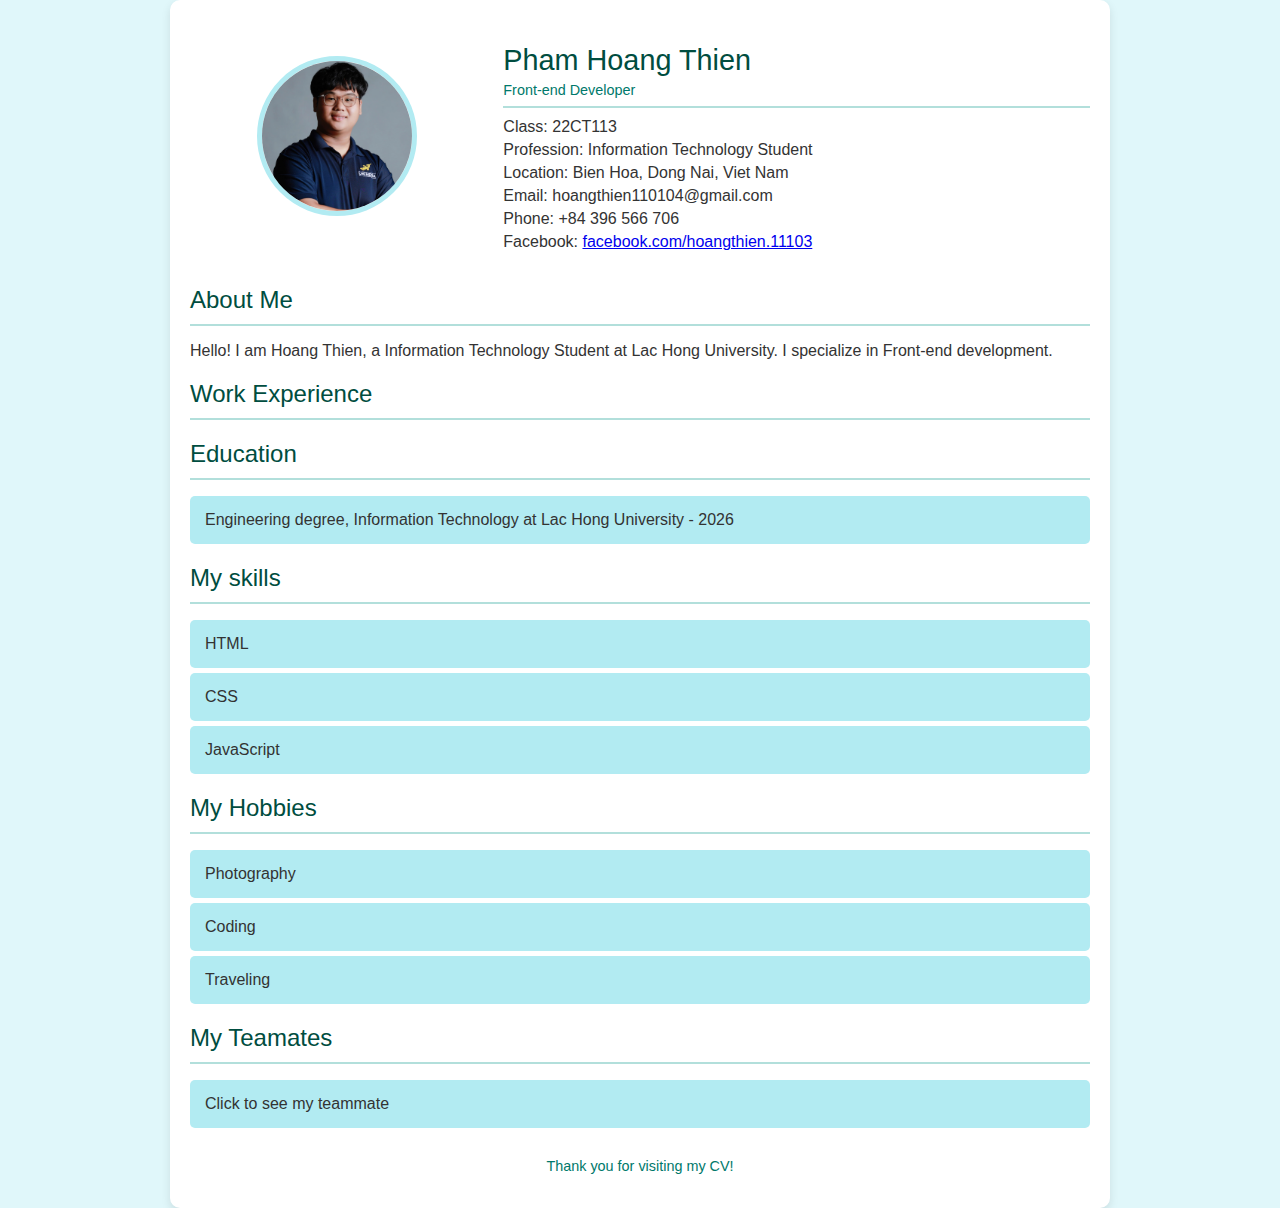
<file: index.html>
<!DOCTYPE html>
<html lang="en">
<head>
    <meta charset="UTF-8">
    <meta name="viewport" content="width=device-width, initial-scale=1.0">
    <title>My CV</title>
    <link rel="stylesheet" href="styles.css">
</head>
<body>
    <div class="container">
        <!-- <header>
            <h1>My CV</h1>
        </header> -->

        <section class="profile">
            <div class="photo">
                <img src="assets/crop.jpg" alt="Your Photo">
            </div>
            <div class="basic-info">
                <h2 class="no-border">Pham Hoang Thien</h2>
                <p class="role">Front-end Developer</p>
                <p>Class: 22CT113</p>
                <p>Profession: Information Technology Student</p>
                <p>Location: Bien Hoa, Dong Nai, Viet Nam</p>
                <p>Email: <span id="email">hoangthien110104@gmail.com</span></p>
                <p>Phone: <span id="phone">+84 396 566 706</span></p>
                <p>Facebook: <a href="https://www.facebook.com/hoangthien.11103/" target="_blank">facebook.com/hoangthien.11103</a></p>
            </div>
        </section>

        <section class="about-me">
            <h2>About Me</h2>
            <p id="introduction">Hello! I am Hoang Thien, a Information Technology Student at Lac Hong University. I specialize in Front-end development. </p>
        </section>

        <section class="experience">
            <h2>Work Experience</h2>
            <!-- <ul>
                <li>Job Title at Company Name - Dates</li>
                <li>Job Title at Company Name - Dates</li>
                <li>Job Title at Company Name - Dates</li>
            </ul> -->
        </section>

        <section class="education">
            <h2>Education</h2>
            <ul>
                <li>Engineering degree, Information Technology at Lac Hong University - 2026</li>
            </ul>
        </section>

        <section class="skills">
            <h2>My skills</h2>
            <ul>
                <li id="skill1">HTML</li>
                <li id="skill2">CSS</li>
                <li id="skill3">JavaScript</li>    
            </ul>
        </section>

        <section class="hobbies">
            <h2>My Hobbies</h2>
            <ul>
                <li id="hobby1">Hobby 1</li>
                <li id="hobby2">Hobby 2</li>
                <li id="hobby3">Hobby 3</li>    
            </ul>
        </section>

        <section class="teamates" >
            <h2>My Teamates</h2>
            <ul>
                <li id="teamates1" >
                    <a>Click to see my teammate</a>
                </li>  
            </ul>
        </section>

        <footer>
            <p>Thank you for visiting my CV!</p>
        </footer>
    </div>

    <script src="script.js"></script>
</body>
</html>
</file>
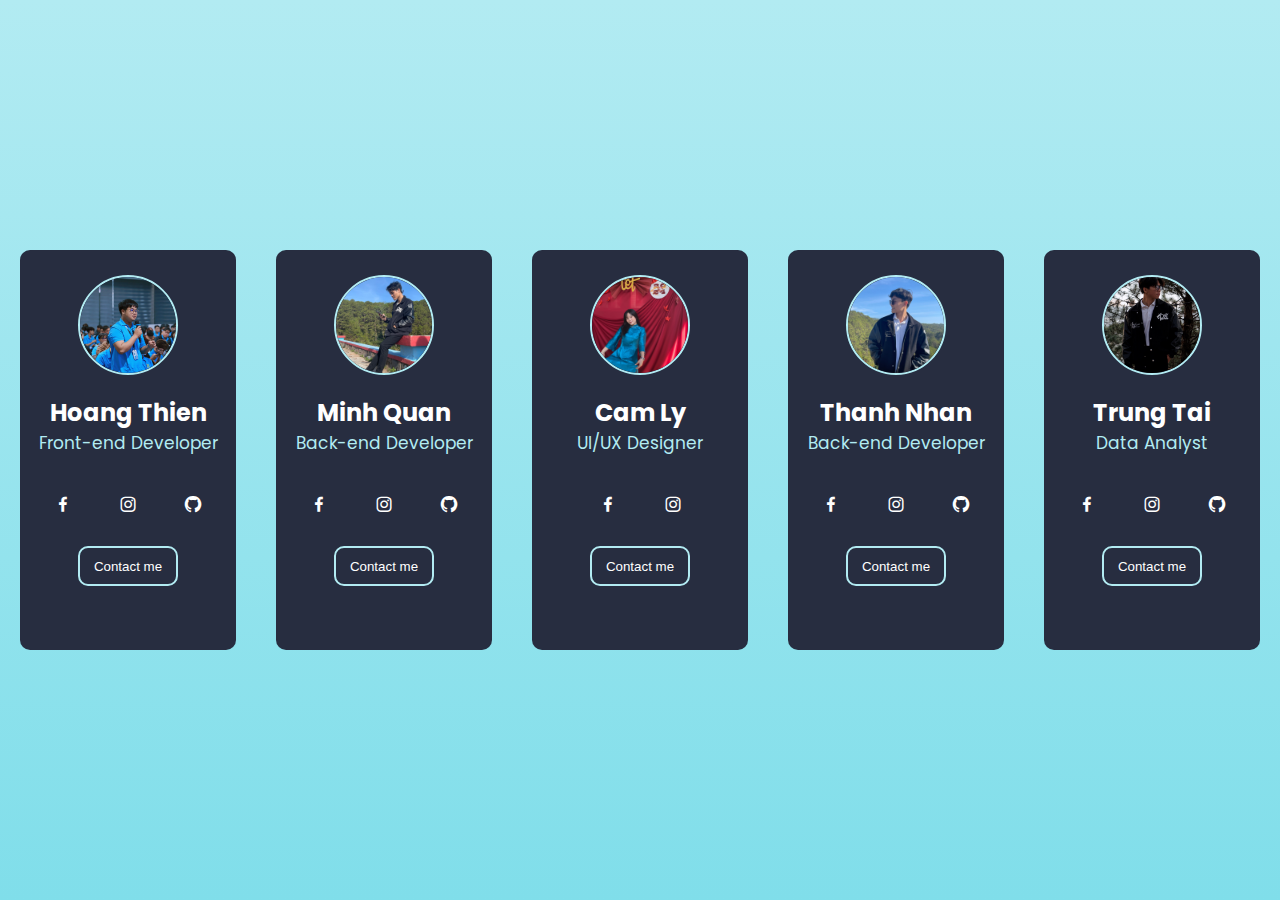
<file: pf.html>
<!DOCTYPE html>
<html lang="en">
<head>
    <meta charset="UTF-8">
    <meta name="viewport" content="width=device-width, initial-scale=1.0">
    <link rel="stylesheet" href="style.css">
    <link href='https://unpkg.com/boxicons@2.1.4/css/boxicons.min.css' rel='stylesheet'>
    <title>Document</title>
</head>
<body>
    <div class="card">
        <div class="card__img">
            <img src="thien.jpg" alt="">
        </div>
        <h2>Hoang Thien</h2>
        <p>Front-end Developer</p>
        <div class="card__social">
            <a href="https://www.facebook.com/hoangthien.11103/" target="_blank" class="facebook">
                <i class='bx bxl-facebook'></i>
            </a>
            <a href="https://www.instagram.com/ht.teddy03/" target="_blank" class="ig">
                <i class='bx bxl-instagram'></i>
            </a>
            <a href="https://github.com/hoangthien1101" target="_blank" class="github">
                <i class='bx bxl-github'></i>
            </a>
        </div>
        <button>Contact me</button>
    </div>
    <!-- --card -->
    <div class="card">
        <div class="card__img">
            <img src="quan.jpg" alt="">
        </div>
        <h2>Minh Quan</h2>
        <p>Back-end Developer</p>
        <div class="card__social">
            <a href="https://www.facebook.com/minhhquann1506" target="_blank" class="facebook">
                <i class='bx bxl-facebook'></i>
            </a>
            <a href="https://www.instagram.com/minhhquann2705/" target="_blank" class="ig">
                <i class='bx bxl-instagram'></i>
            </a>
            <a href="https://github.com/MinhhQuann1506" target="_blank" class="github">
                <i class='bx bxl-github'></i>
            </a>
        </div>
        <button>Contact me</button>
    </div>
    <!-- --card -->

    <!-- --card -->
    <div class="card">
        <div class="card__img">
            <img src="ly.jpg" alt="">
        </div>
        <h2>Cam Ly</h2>
        <p>UI/UX Designer</p>
        <div class="card__social">
            <a href="https://www.facebook.com/tranly0810" target="_blank" class="facebook">
                <i class='bx bxl-facebook'></i>
            </a>
            <a href="https://www.instagram.com/_clytran_/" target="_blank" class="ig">
                <i class='bx bxl-instagram'></i>
            </a>
            <!-- <a href="https://github.com/hoangthien1101" target="_blank" class="github">
                <i class='bx bxl-github'></i>
            </a> -->
        </div>
        <button>Contact me</button>
    </div>
    <!-- --card -->
    <div class="card">
        <div class="card__img">
            <img src="nhan.jpg" alt="">
        </div>
        <h2>Thanh Nhan</h2>
        <p>Back-end Developer</p>
        <div class="card__social">
            <a href="https://www.facebook.com/nhando0520" target="_blank" class="facebook">
                <i class='bx bxl-facebook'></i>
            </a>
            <a href="https://www.instagram.com/_do_nhann_/" target="_blank" class="ig">
                <i class='bx bxl-instagram'></i>
            </a>
            <a href="https://github.com/donhan0520" target="_blank" class="github">
                <i class='bx bxl-github'></i>
            </a>
        </div>
        <button>Contact me</button>
    </div>
    <!-- --card -->
    <div class="card">
        <div class="card__img">
            <img src="tai.jpg" alt="">
        </div>
        <h2>Trung Tai</h2>
        <p>Data Analyst</p>
        <div class="card__social">
            <a href="https://www.facebook.com/nq.trunqtaiii204" target="_blank" class="facebook">
                <i class='bx bxl-facebook'></i>
            </a>
            <a href="https://www.instagram.com/nq.trunqtaiii204/" target="_blank" class="ig">
                <i class='bx bxl-instagram'></i>
            </a>
            <a href="https://github.com/trungtai204" target="_blank" class="github">
                <i class='bx bxl-github'></i>
            </a>
        </div>
        <button>Contact me</button>
    </div>
    
</body>
</html>
</file>
<file: styles.css>
/* CSS chung */
body {
    font-family: 'Arial', sans-serif;
    background-color: #e0f7fa;
    color: #333;
    margin: 0;
    padding: 0;
}

.container {
    max-width: 900px;
    margin: auto;
    background-color: #ffffff;
    padding: 20px;
    border-radius: 10px;
    box-shadow: 0 4px 10px rgba(0, 0, 0, 0.1);
}

header {
    text-align: center;
    padding-bottom: 20px;
}

header h1 {
    color: #00796b;
    font-weight: 300;
    font-size: 2.5em;
}

.profile {
    display: flex;
    align-items: center;
    margin-bottom: 30px;
}

.photo {
    flex: 1;
    text-align: center;
}

.photo img {
    width: 150px;
    height: 150px;
    border-radius: 50%;
    border: 5px solid #b2ebf2;
}

.basic-info {
    flex: 2;
    padding-left: 20px;
}

.basic-info h2 {
    color: #004d40;
    font-size: 1.8em;
    margin-bottom: 5px;
}

.basic-info .role {
    font-size: 0.9em;
    color: #00796b;
    margin-bottom: 10px;
}

.basic-info p {
    margin: 5px 0;
    font-size: 1em;
    color: #333;
}

.no-border {
    border-bottom: none;
    margin-bottom: 0; 
    padding-bottom: 0;
}

.role {
    font-size: 0.9em;
    color: #00796b;
    margin-bottom: 10px;
    position: relative;
}

.role::after {
    content: "";
    display: block;
    width: 100%;
    height: 2px;
    background-color: #b2dfdb;
    position: absolute;
    bottom: -10px;
    left: 0;    
}

.role + p {
    margin-top: 20px; /* 10px cho khoảng cách trước đó + 10px mới */
}

section {
    margin-bottom: 20px;
}

section h2 {
    color: #004d40;
    font-weight: 400;
    border-bottom: 2px solid #b2dfdb;
    padding-bottom: 10px;
    margin-bottom: 10px;
}

ul {
    list-style-type: none;
    padding: 0;
}

ul li {
    background-color: #b2ebf2;
    margin: 5px 0;
    padding: 15px;
    border-radius: 5px;
    transition: background-color 0.3s ease;
}

ul li:hover {
    background-color: #80deea;
}

footer {
    text-align: center;
    margin-top: 30px;
    color: #00796b;
    font-size: 0.9em;
}

#teamates1 a {
    text-decoration: none;
    color: inherit;
}

#teamates1{
    cursor: pointer;
}

/* Responsive Design */
@media (max-width: 768px) {
    .profile {
        flex-direction: column;
        text-align: center;
    }

    .basic-info {
        padding-left: 0;
        margin-top: 20px;
    }

    header h1 {
        font-size: 2em;
    }

    .basic-info h2 {
        font-size: 1.5em;
    }

    .basic-info .role {
        font-size: 0.8em;
    }

    .basic-info p {
        font-size: 0.9em;
    }
}

@media (max-width: 480px) {
    header h1 {
        font-size: 1.8em;
    }

    .basic-info h2 {
        font-size: 1.3em;
    }

    .basic-info .role {
        font-size: 0.75em;
    }

    .basic-info p {
        font-size: 0.85em;
    }

    ul li {
        padding: 10px;
    }
}
</file>
<file: style.css>
@import url('https://fonts.googleapis.com/css2?family=Poppins:ital,wght@0,100;0,200;0,300;0,400;0,500;0,600;0,700;0,800;0,900;1,100;1,200;1,300;1,400;1,500;1,600;1,700;1,800;1,900&display=swap');
:root{
    --primary-color:#b2ebf2;
}
*{
    margin: 0;
    padding: 0;
    box-sizing: border-box;
}
body{
    background: linear-gradient(to bottom, #b2ebf2, #80deea);
    height: 100vh;
    font-family: "Poppins";
    justify-content: center;
    align-items: center;
    display: flex;
}

.card{
    margin: 120px auto;
    width: 300px;
    height: 400px;
    background-color: #272d40;
    margin:0 20px ;
    border-radius: 10px;
    color: white;
    text-align: center;
    align-items: center;
    overflow: hidden;
}

.card p{
    color: var(--primary-color);
    font-size: 17px;
    margin-bottom: 35px;
}

.card__img{
    height: 100px;
    width: 100px;
    border-radius: 50%;
    border: 2px solid var(--primary-color);
    overflow: hidden;
    margin: 0 auto;
    object-position: center;
    transform: translateY(25px);
    transition: 0.25s;
}
.card__img:hover{   
    width: 100%;
    height: 100%;
    border-radius: unset;
    border: none;
    transform: unset;
}

.card__img img{
    width: 100%;
    height: 100%;
    object-fit: cover;
}

.card h2{
    margin-top: 45px ;
}
.card__social{
    
    margin: 25px 0;
}

.card__social a{
    color: white;
    margin: 25px 20px;
    transition: 0.25s;
    cursor: pointer;
    font-size: 20px;
}

.card__social a {
    text-decoration: none;
  }

.card__social a:hover{
    color: var(--primary-color);
}

.card button{
    background:  transparent;
    color: white;
    height: 40px;
    width: 100px;
    border-radius: 10px;
    border: 2px solid var(--primary-color);
    transition: 0.25s;
    cursor: pointer;
}

.card button:hover{
    background: var(--primary-color);
}
</file>
